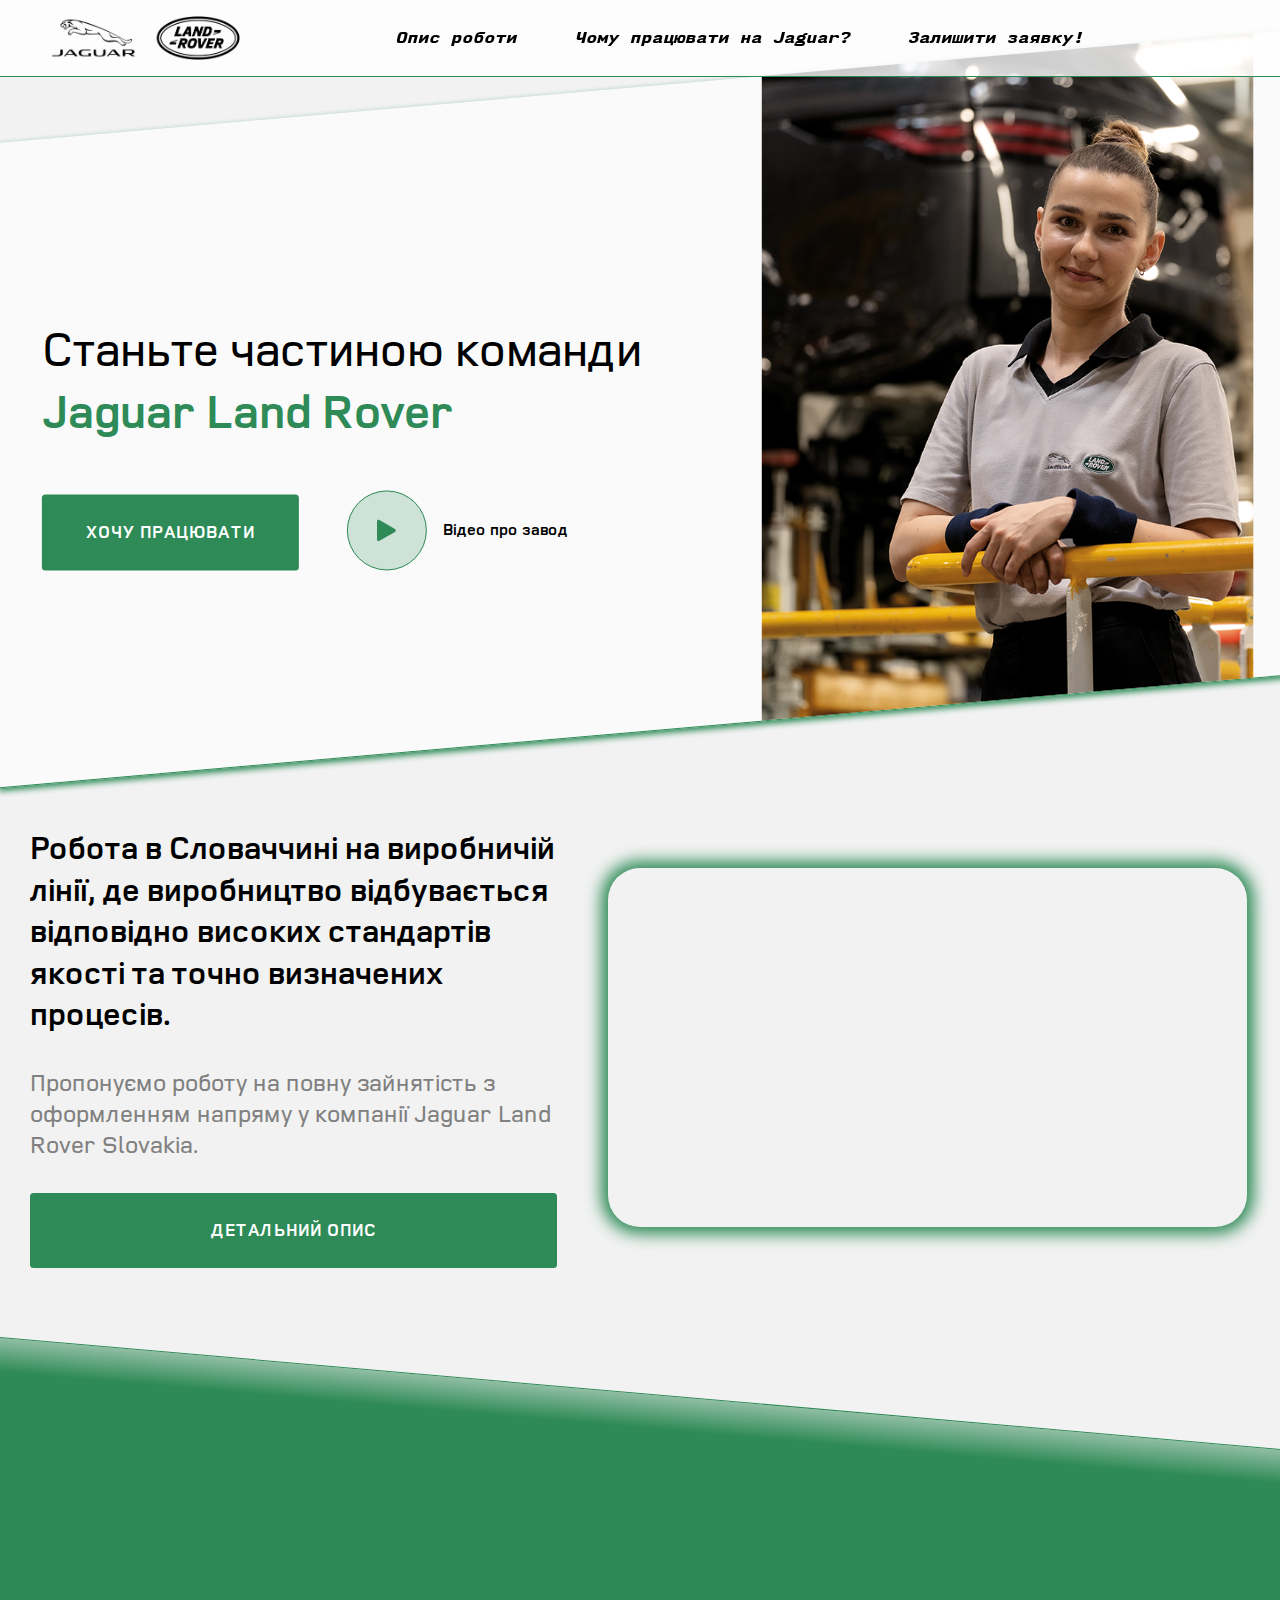
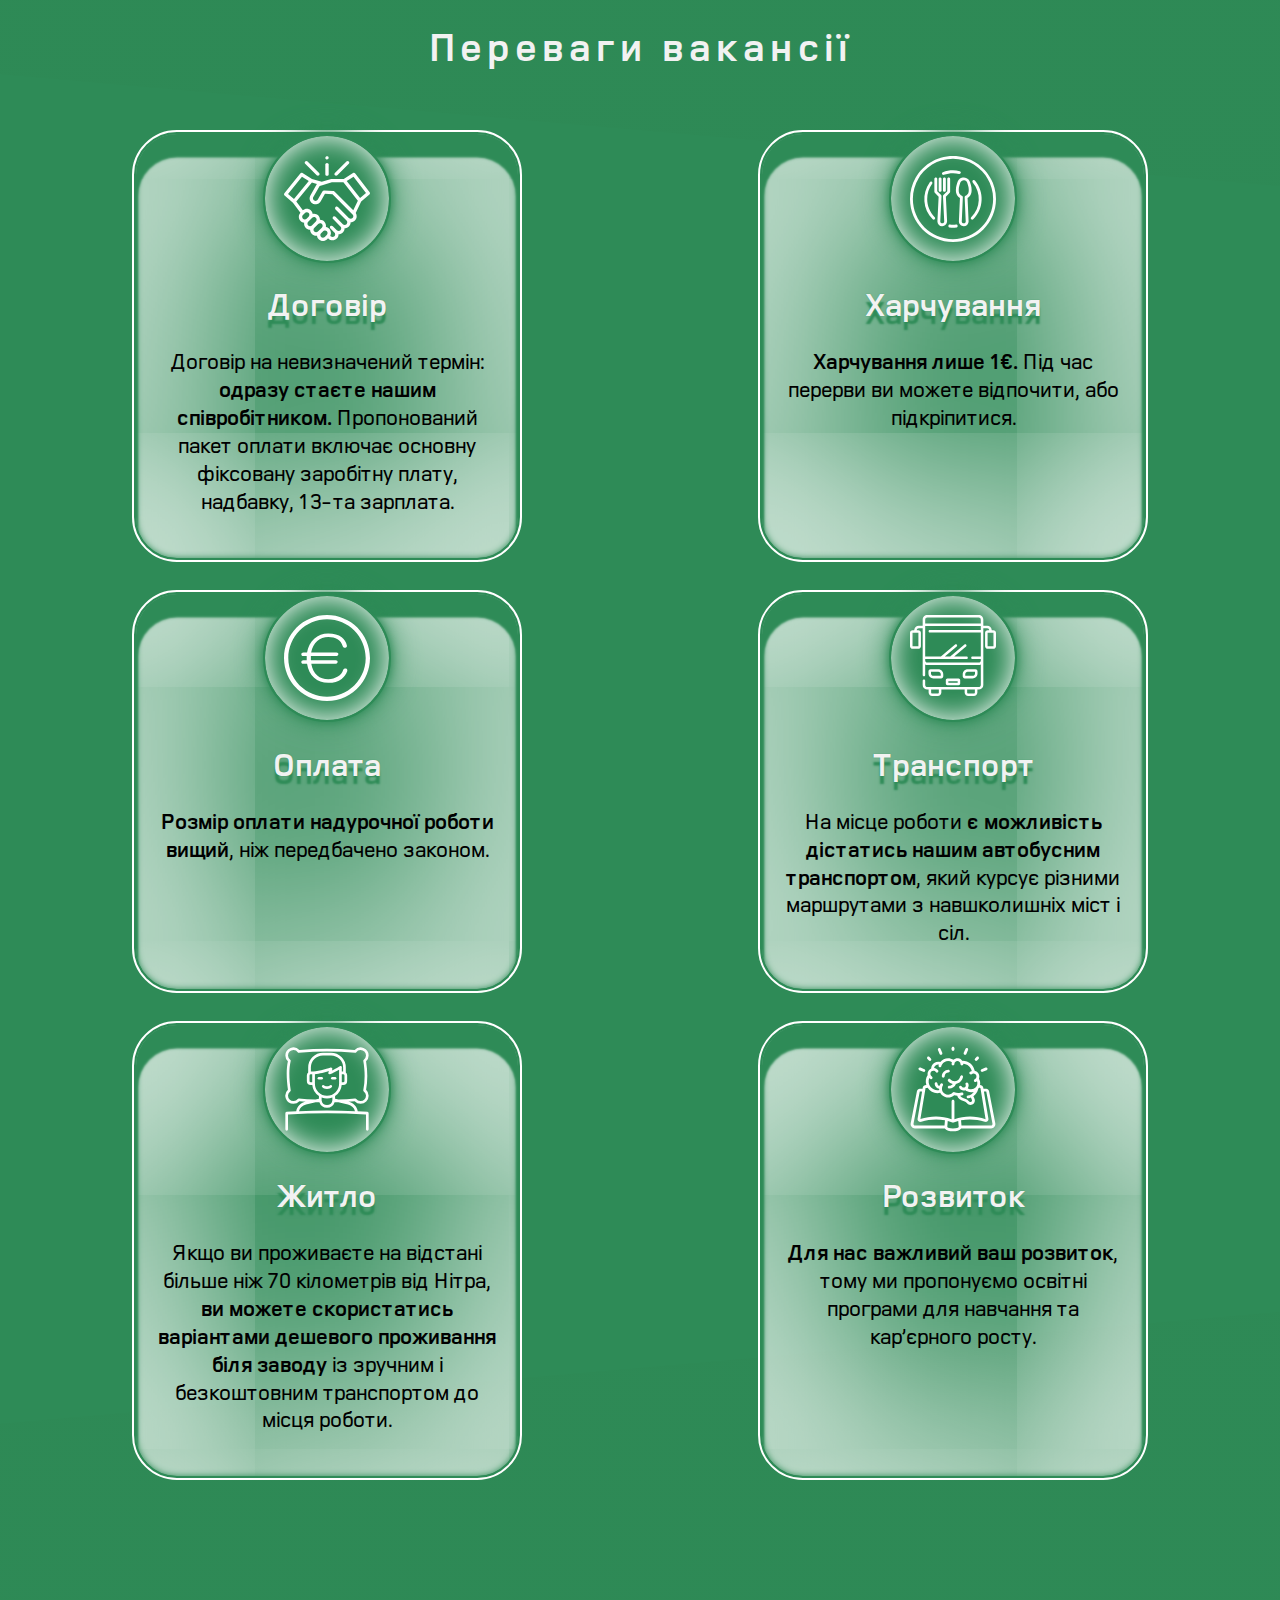
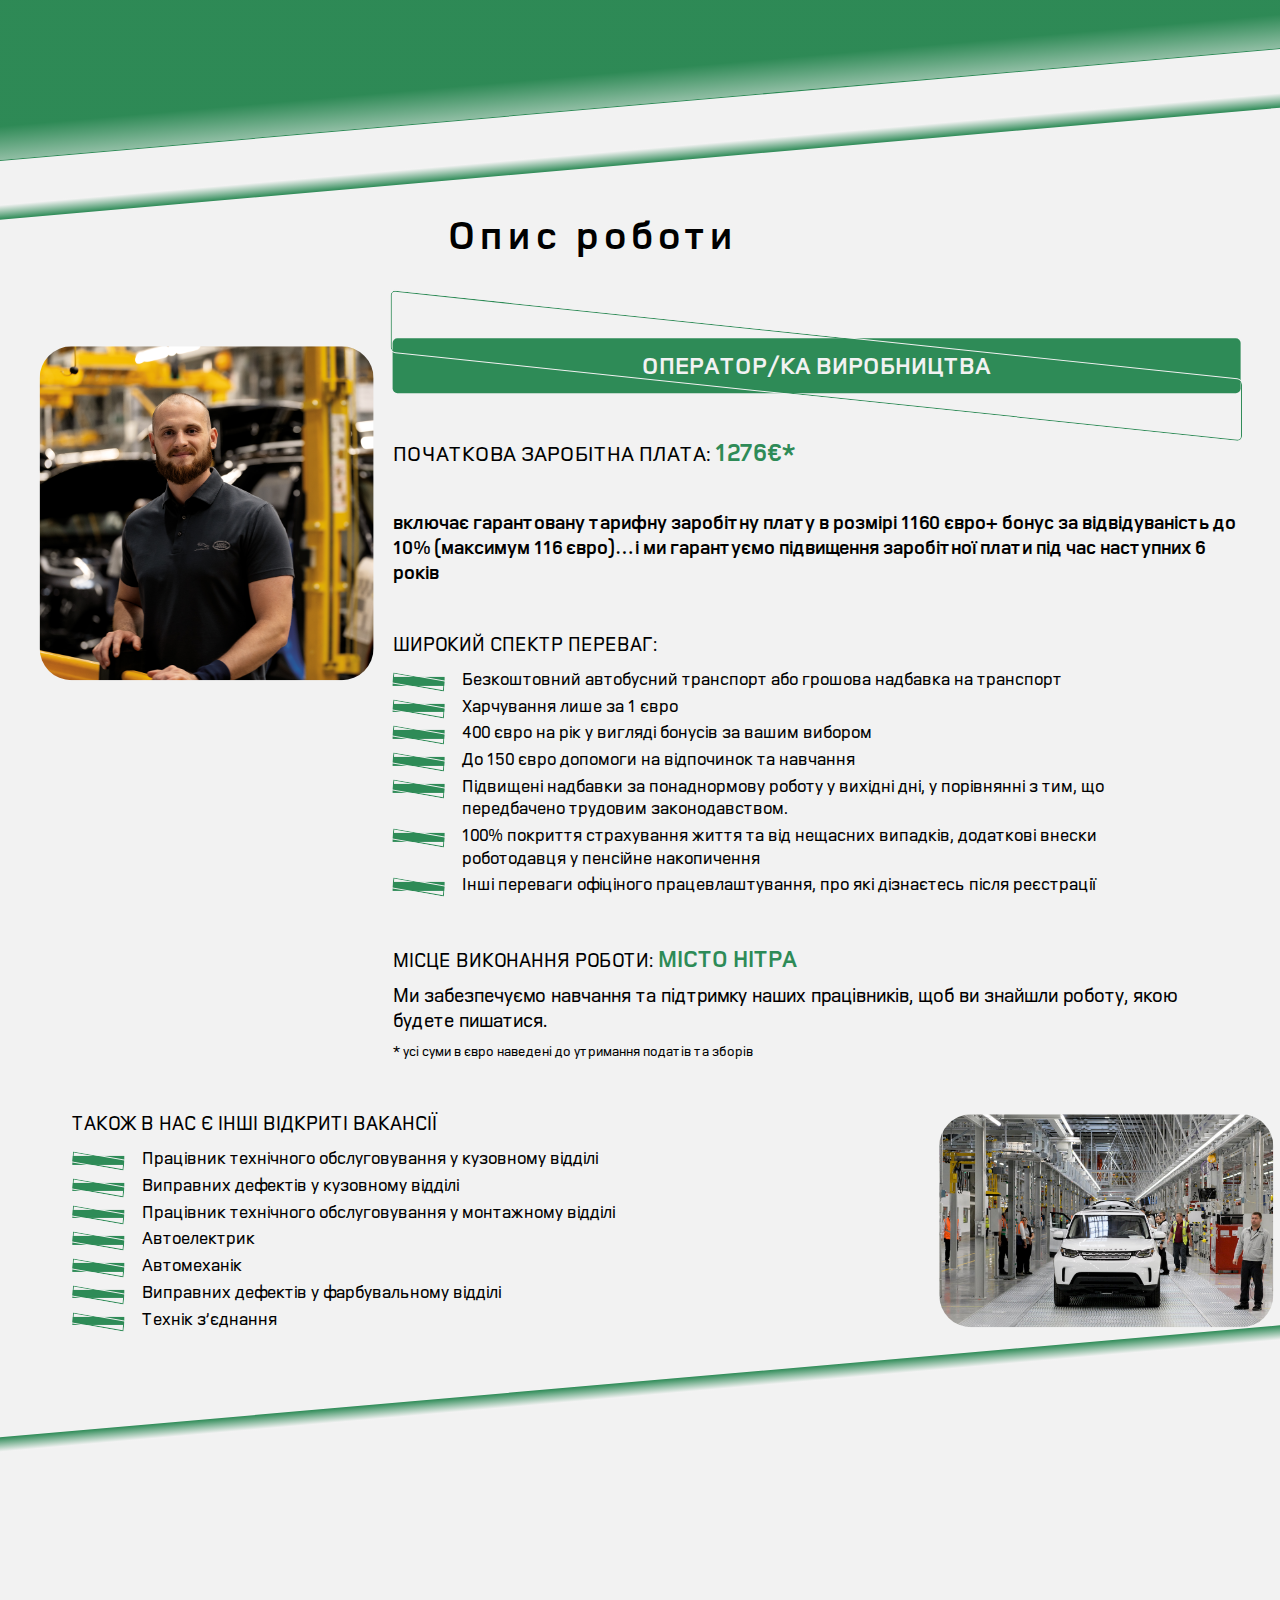
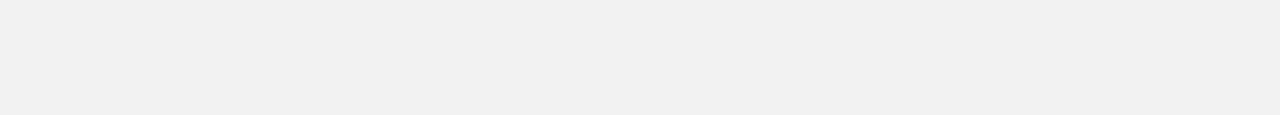
<file: index.html>
<!DOCTYPE html>
<html lang="uk">
<head>
   <meta charset="UTF-8">
   <meta http-equiv="X-UA-Compatible" content="IE=edge">
   <meta name="viewport" content="width=device-width, initial-scale=1.0">
   <link rel="stylesheet" href="css/style.css">
   <title>Lesson_</title>
</head>
<body>
   <div class="wrapper">
      <header class="header">
         <section class="header__container">
            <div class="header__content conten-header">
               <div class="content-header__logo logo-block">
                  <div class="logo-block__image">
                     <img title="На початок сторінки" data-goto=".heading__container" class="link" src="img/logo/cropped-JLR-logo.webp" alt="logo">
                  </div>
               </div>
               <nav class="content-header__nav nav-block">
                  <ul class="nav-block__items">
                     <li class="nav-block__item">
                        <a data-goto=".work__title" href="#" class="nav-block__link link">
                           Опис роботи
                        </a>
                     </li>
                     <li class="nav-block__item">
                        <a data-goto=".benefits__title" href="#" class="nav-block__link link">
                           Чому працювати на Jaguar?
                        </a>
                     </li>
                     <li class="nav-block__item">
                        <a data-goto="" href="#" class="nav-block__link link">
                           Залишити заявку!
                        </a>
                     </li>
                     
                  </ul>
               </nav>
               <div class="content-header__icon">
                  <span></span>
               </div>
            </div>
         </section>
      </header>
      <main class="main">
         <section class="main__heading heading">
            <div class="heading__container">
               <div class="heading__content">
                  <div class="heading__title title-block">
                     <h1>Станьте частиною команди<br><b>Jaguar Land Rover</b></h1>
                  </div>
                  <div class="heading__action action-button">
                     <div class="action-button button-bg">
                        <a href="#" class="button-bg__link link">Хочу працювати
                        </a>
                     </div>
                     <div class="action-button button-play">
                        <a href="https://www.youtube.com/watch?v=NEhsQ5lwHX8" class="button-play__link">
                           <span>Відео про завод
                           </span>
                        </a>
                     </div>
                  </div>
               </div>
               <div class="heading__media">
                  <div class="heading__image">
                     <img src="img/pictures/1.webp" alt="picture">
                  </div>
               </div>
            </div>
         </section>
         <section class="main__video video">
            <div class="video__container">
               <div class="video__text text-block">
                  <p class="text-block__item">Робота в Словаччині на виробничій лінії, де виробництво відбувається відповідно високих стандартів якості та точно
                  визначених процесів.</p>
                  <p class="text-block__item">Пропонуємо роботу на повну зайнятість з оформленням напряму у компанії Jaguar Land Rover Slovakia.</p>
                  <div class="text-block__button button-bg">
                     <a data-goto=".work__title" href="#" class="button-bg__link link">Детальний опис
                     </a>
                  </div>
               </div>
               <div class="video__content">
                  <div class="video__wrap">
                     <iframe width="100%" height="100%" src="https://www.youtube.com/embed/NEhsQ5lwHX8?controls=1" title="YouTube video player" frameborder="0" allow="accelerometer; autoplay; clipboard-write; encrypted-media; gyroscope; picture-in-picture" allowfullscreen></iframe>
                  </div>
               </div>
            </div>
         </section>
         <section class="benefits" id="benefits">
            <div class="benefits__container">
               <div class="benefits__title">
                  <h2>Переваги вакансії</h2>
               </div>
               <div class="benefits__items items-benefits">
                  <div class="items-benefits__bunner bunner">
                     <div class="bunner__icon icon-hand">
                     </div>
                     <div class="bunner__title">Договір
                     </div>
                     <div class="bunner__text">
                        Договір на невизначений термін: <b> одразу стаєте нашим співробітником.</b>
                        Пропонований пакет оплати включає основну фіксовану заробітну плату, надбавку, 13-та зарплата.
                     </div>
                  </div>
                  <div class="items-benefits__bunner bunner">
                     <div class="bunner__icon icon-dish">
                     </div>
                     <div class="bunner__title">
                        Харчування
                     </div>
                     <div class="bunner__text">
                        <b>Харчування лише 1€.</b> Під час перерви ви можете відпочити, або підкріпитися.
                     </div>
                  </div>
                  <div class="items-benefits__bunner bunner">
                     <div class="bunner__icon icon-euro">
                     </div>
                     <div class="bunner__title">Оплата
                     </div>
                     <div class="bunner__text">
                        <b>Розмір оплати надурочної роботи вищий</b>, ніж передбачено законом.
                     </div>
                  </div>
                  <div class="items-benefits__bunner bunner">
                     <div class="bunner__icon icon-bus">
                     </div>
                     <div class="bunner__title">
                        Транспорт
                     </div>
                     <div class="bunner__text">
                        На місце роботи <b>є можливість дістатись нашим автобусним транспортом</b>, який курсує різними маршрутами з навшколишніх міст
                        і сіл.
                     </div>
                  </div>
                  <div class="items-benefits__bunner bunner">
                     <div class="bunner__icon icon-sleep">
                     </div>
                     <div class="bunner__title">Житло
                     </div>
                     <div class="bunner__text">
                        Якщо ви проживаєте на відстані більше ніж 70 кілометрів від Нітра,<b> ви можете скористатись варіантами дешевого проживання
                        біля заводу</b> із зручним і безкоштовним транспортом до місця роботи.
                     </div>
                  </div>
                  <div class="items-benefits__bunner bunner">
                     <div class="bunner__icon icon-book">
                     </div>
                     <div class="bunner__title">
                        Розвиток
                     </div>
                     <div class="bunner__text">
                        <b>Для нас важливий ваш розвиток</b>, тому ми пропонуємо освітні програми для навчання та кар’єрного росту.
                     </div>
                  </div>
               </div>
            </div>
         </section>
         <section class="work">
            <div class="work__container">
               <div class="work__title">
                  <h2>Опис роботи</h2>
               </div>
               <div class="work__content">
                  <div class="work__block">
                     <div class="work__image hide">
                        <img src="img/pictures/2.webp" alt="picture">
                     </div>
                     <div class="work__head head-block">
                        <div class="head-block__title">
                           <h3>ОПЕРАТОР/КА ВИРОБНИЦТВА</h3>
                        </div>
                        <div class="head-block__subtitle">
                           ПОЧАТКОВА ЗАРОБІТНА ПЛАТА: <b>1276€*</b>
                        </div>
                        <div class="head-block__text">
                           <p class="head-block__item-bold">включає гарантовану тарифну заробітну плату в розмірі 1160 євро+ бонус за
                              відвідуваність до 10% (максимум 116 євро)…і ми
                              гарантуємо підвищення заробітної плати під час наступних 6 років</p>
                        </div>
                        <div class="head-block__list list-block">
                           <div class="list-block__title">
                              <h4>ШИРОКИЙ СПЕКТР ПЕРЕВАГ:</h4>
                           </div>
                           <ul class="list-block__items">
                              <li class="list-block__item">
                                 <span>Безкоштовний автобусний транспорт або грошова надбавка на транспорт</span>
                              </li>
                              <li class="list-block__item">
                                 <span>Харчування лише за 1 євро</span>
                              </li>
                              <li class="list-block__item">
                                 <span>400 євро на рік у вигляді бонусів за вашим вибором</span>
                              </li>
                              <li class="list-block__item">
                                 <span>До 150 євро допомоги на відпочинок та навчання</span>
                              </li>
                              <li class="list-block__item">
                                 <span>Підвищені надбавки за понаднормову роботу у вихідні дні, у порівнянні з тим, що передбачено
                                    трудовим законодавством.</span>
                              </li>
                              <li class="list-block__item">
                                 <span>100% покриття страхування життя та від нещасних випадків, додаткові внески роботодавця у пенсійне
                                    накопичення</span>
                              </li>
                              <li class="list-block__item">
                                 <span>Інші переваги офіціного працевлаштування, про які дізнаєтесь після реєстрації</span>
                              </li>
                           </ul>
                        </div>
                        <div class="head-block__text">
                           <div class="head-block__city">МІСЦЕ ВИКОНАННЯ РОБОТИ: <b>МІСТО НІТРА</b></div>
                           <p class="head-block__item">Ми забезпечуємо навчання та підтримку наших працівників, щоб ви знайшли роботу,
                           якою будете пишатися.</p>
                           <p class="head-block__small">* усі суми в євро наведені до утримання податів та зборів</p>
                        </div>
                     </div>
                  </div>
                  <div class="work__block">
                     <div class="work__image">
                        <img src="img/pictures/a86f6cb8-eba3-445c-be76-f1ad46ae2a42.webp" alt="picture">
                     </div>
                     <div class="work__bottom bottom-block">
                        <div class="bottom-block__list list-block">
                           <div class="list-block__title">
                              <h4>ТАКОЖ В НАС Є ІНШІ ВІДКРИТІ ВАКАНСІЇ</h4>
                           </div>
                           <ul class="list-block__items">
                              <li class="list-block__item">
                                 <span>Працівник технічного обслуговування у кузовному відділі</span>
                              </li>
                              <li class="list-block__item">
                                 <span>Виправних дефектів у кузовному відділі</span>
                              </li>
                              <li class="list-block__item">
                                 <span>Працівник технічного обслуговування у монтажному відділі</span>
                              </li>
                              <li class="list-block__item">
                                 <span>Автоелектрик</span>
                              </li>
                              <li class="list-block__item">
                                 <span>Автомеханік</span>
                              </li>
                              <li class="list-block__item">
                                 <span>Виправних дефектів у фарбувальному відділі</span>
                              </li>
                              <li class="list-block__item">
                                 <span>Технік з’єднання</span>
                              </li>
                           </ul>
                        </div>
                     </div>
                  </div>
               </div>
            </div>
         </section>
      </main>
      <footer class="footer"></footer>
   </div>
   <script src="js/script.js"></script>
</body>
</html>
</file>
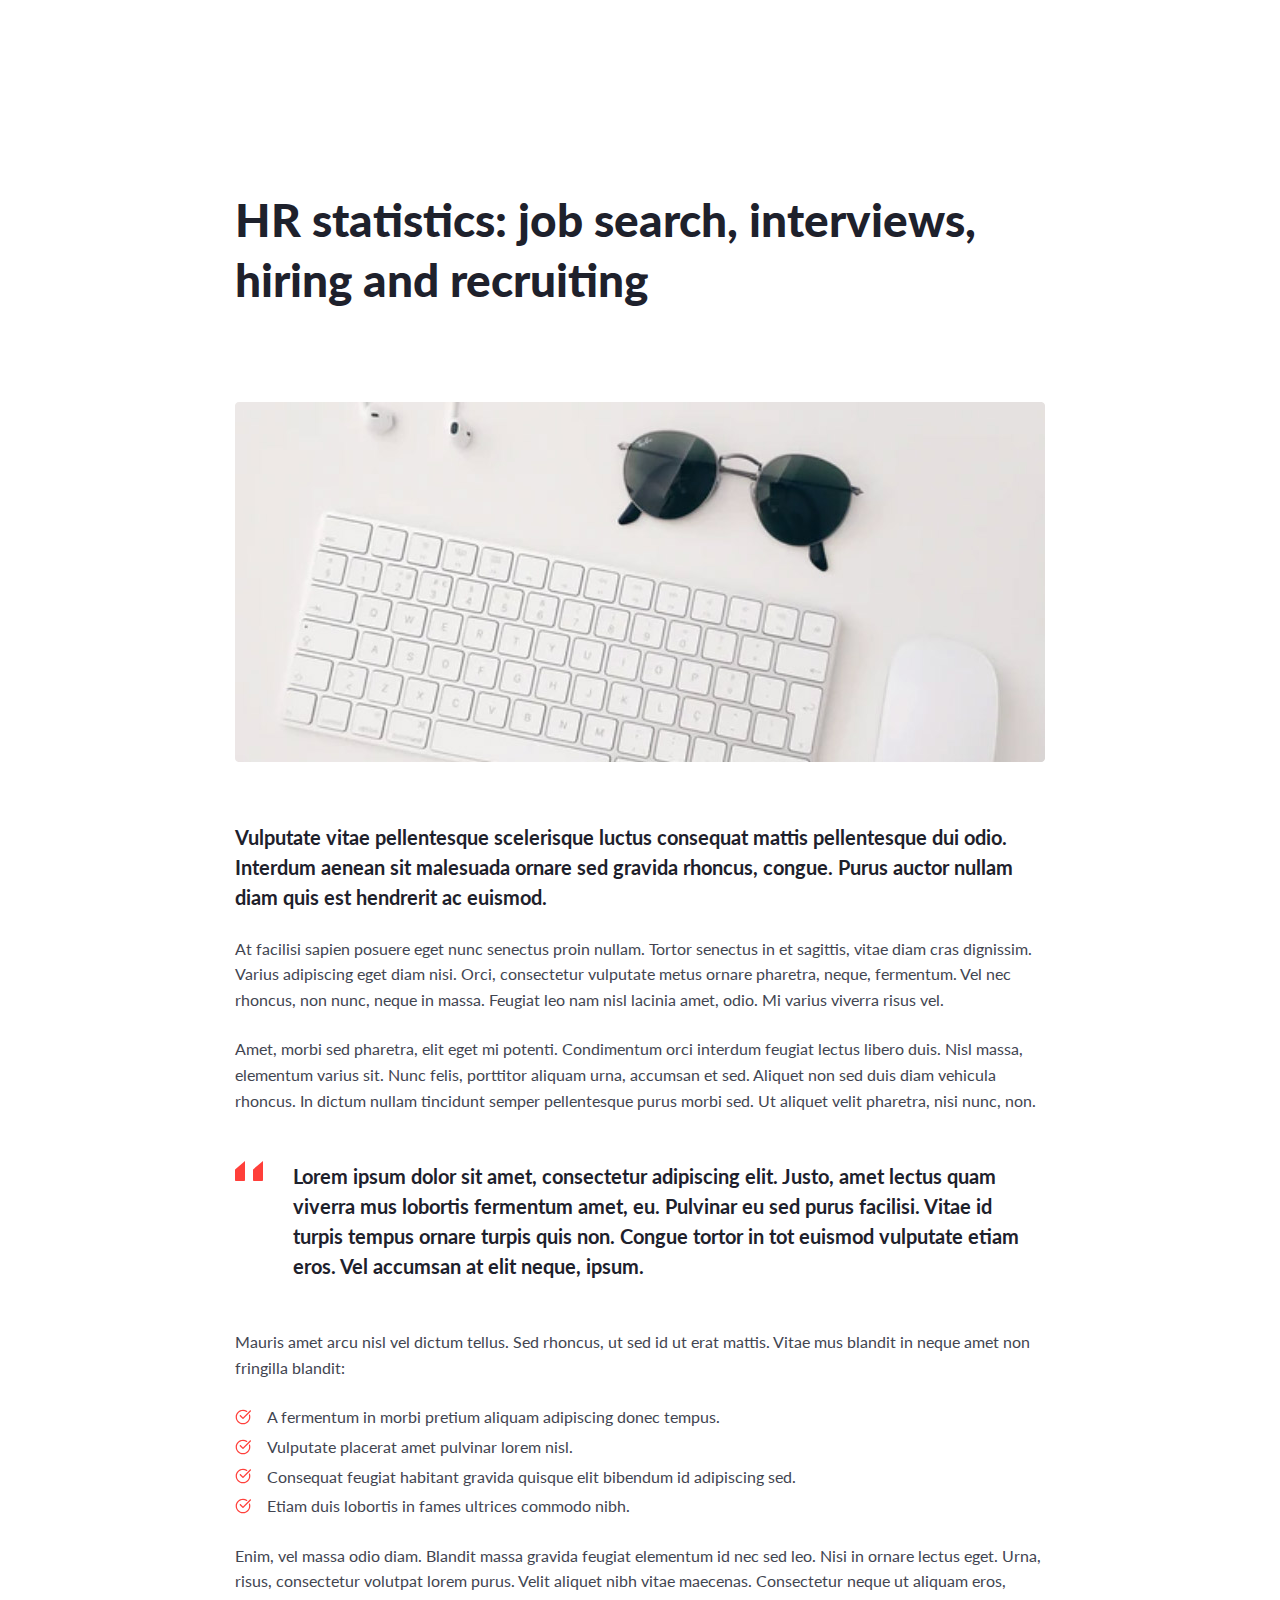
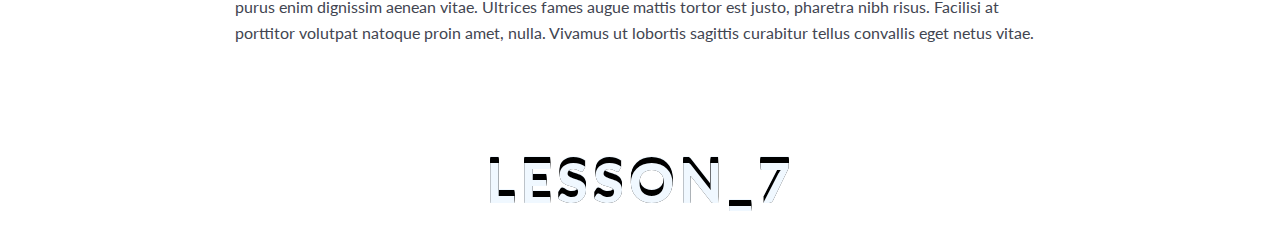
<file: figma.html>
<!DOCTYPE html>
<html lang="en">
<head>
   <meta charset="UTF-8">
   <meta http-equiv="X-UA-Compatible" content="IE=edge">
   <meta name="viewport" content="width=device-width, initial-scale=1.0">
   <link rel="stylesheet" href="css/stylefigma.css">
   <title>Figma</title>
</head>
<body>
   <header class="header">
      <div class="header__wrapper">
         <h1 class="header__title">
            HR statistics: job search, interviews, hiring and recruiting
         </h1>
      </div>
   </header>
   <main class="main">
      <div class="main__wrapper">
         <div class="main__image">
            <img src="img/Figma/image.webp" alt="img"></div>
         <div class="main__content">
            <div class="content__text">
               <p class="nth-1 bold">
                  Vulputate vitae pellentesque scelerisque luctus consequat mattis pellentesque dui odio. Interdum aenean sit malesuada
                  ornare sed gravida rhoncus, congue. Purus auctor nullam diam quis est hendrerit ac euismod.
               </p>
               <p class="nth-2">
                  At facilisi sapien posuere eget nunc senectus proin nullam. Tortor senectus in et sagittis, vitae diam cras dignissim.
                  Varius adipiscing eget diam nisi. Orci, consectetur vulputate metus ornare pharetra, neque, fermentum. Vel nec rhoncus,
                  non nunc, neque in massa. Feugiat leo nam nisl lacinia amet, odio. Mi varius viverra risus vel.
               </p>
               <p class="nth-3">
                  Amet, morbi sed pharetra, elit eget mi potenti. Condimentum orci interdum feugiat lectus libero duis. Nisl massa,
                  elementum varius sit. Nunc felis, porttitor aliquam urna, accumsan et sed. Aliquet non sed duis diam vehicula rhoncus.
                  In dictum nullam tincidunt semper pellentesque purus morbi sed. Ut aliquet velit pharetra, nisi nunc, non.
               </p>
               <p class="nth-4 bold">
                  Lorem ipsum dolor sit amet, consectetur adipiscing elit. Justo, amet lectus quam viverra mus lobortis fermentum amet,
                  eu. Pulvinar eu sed purus facilisi. Vitae id turpis tempus ornare turpis quis non. Congue tortor in tot euismod
                  vulputate etiam eros. Vel accumsan at elit neque, ipsum.
               </p>
               <p class="nth-5">
                  Mauris amet arcu nisl vel dictum tellus. Sed rhoncus, ut sed id ut erat mattis. Vitae mus blandit in neque amet non
                  fringilla blandit:
               </p>
               <ul class="content__list">
                  <li class="list__item">
                     <p class="item-1">
                        A fermentum in morbi pretium aliquam adipiscing donec tempus.
                     </p>
                  </li>
                  <li class="list__item">
                     <p class="item-2">
                        Vulputate placerat amet pulvinar lorem nisl.
                     </p>
                  </li>
                  <li class="list__item">
                     <p class="item-3">
                        Consequat feugiat habitant gravida quisque elit bibendum id adipiscing sed.
                     </p>
                  </li>
                  <li class="list__item">
                     <p class="item-4">
                        Etiam duis lobortis in fames ultrices commodo nibh.
                     </p>
                  </li>
               </ul>
               <p class="nth-6">
                  Enim, vel massa odio diam. Blandit massa gravida feugiat elementum id nec sed leo. Nisi in ornare lectus eget. Urna,
                  risus, consectetur volutpat lorem purus. Velit aliquet nibh vitae maecenas. Consectetur neque ut aliquam eros, purus
                  enim dignissim aenean vitae. Ultrices fames augue mattis tortor est justo, pharetra nibh risus. Facilisi at porttitor
                  volutpat natoque proin amet, nulla. Vivamus ut lobortis sagittis curabitur tellus convallis eget netus vitae.
               </p>
            </div>
         </div>
      </div>
   </main>
   <footer class="footer">
      <div class="footer__wrapper">
         <div class="button">
            <a href="index.html" class="link">lesson_7</a>
         </div>
      </div>
   </footer>
</body>
</html>
</file>
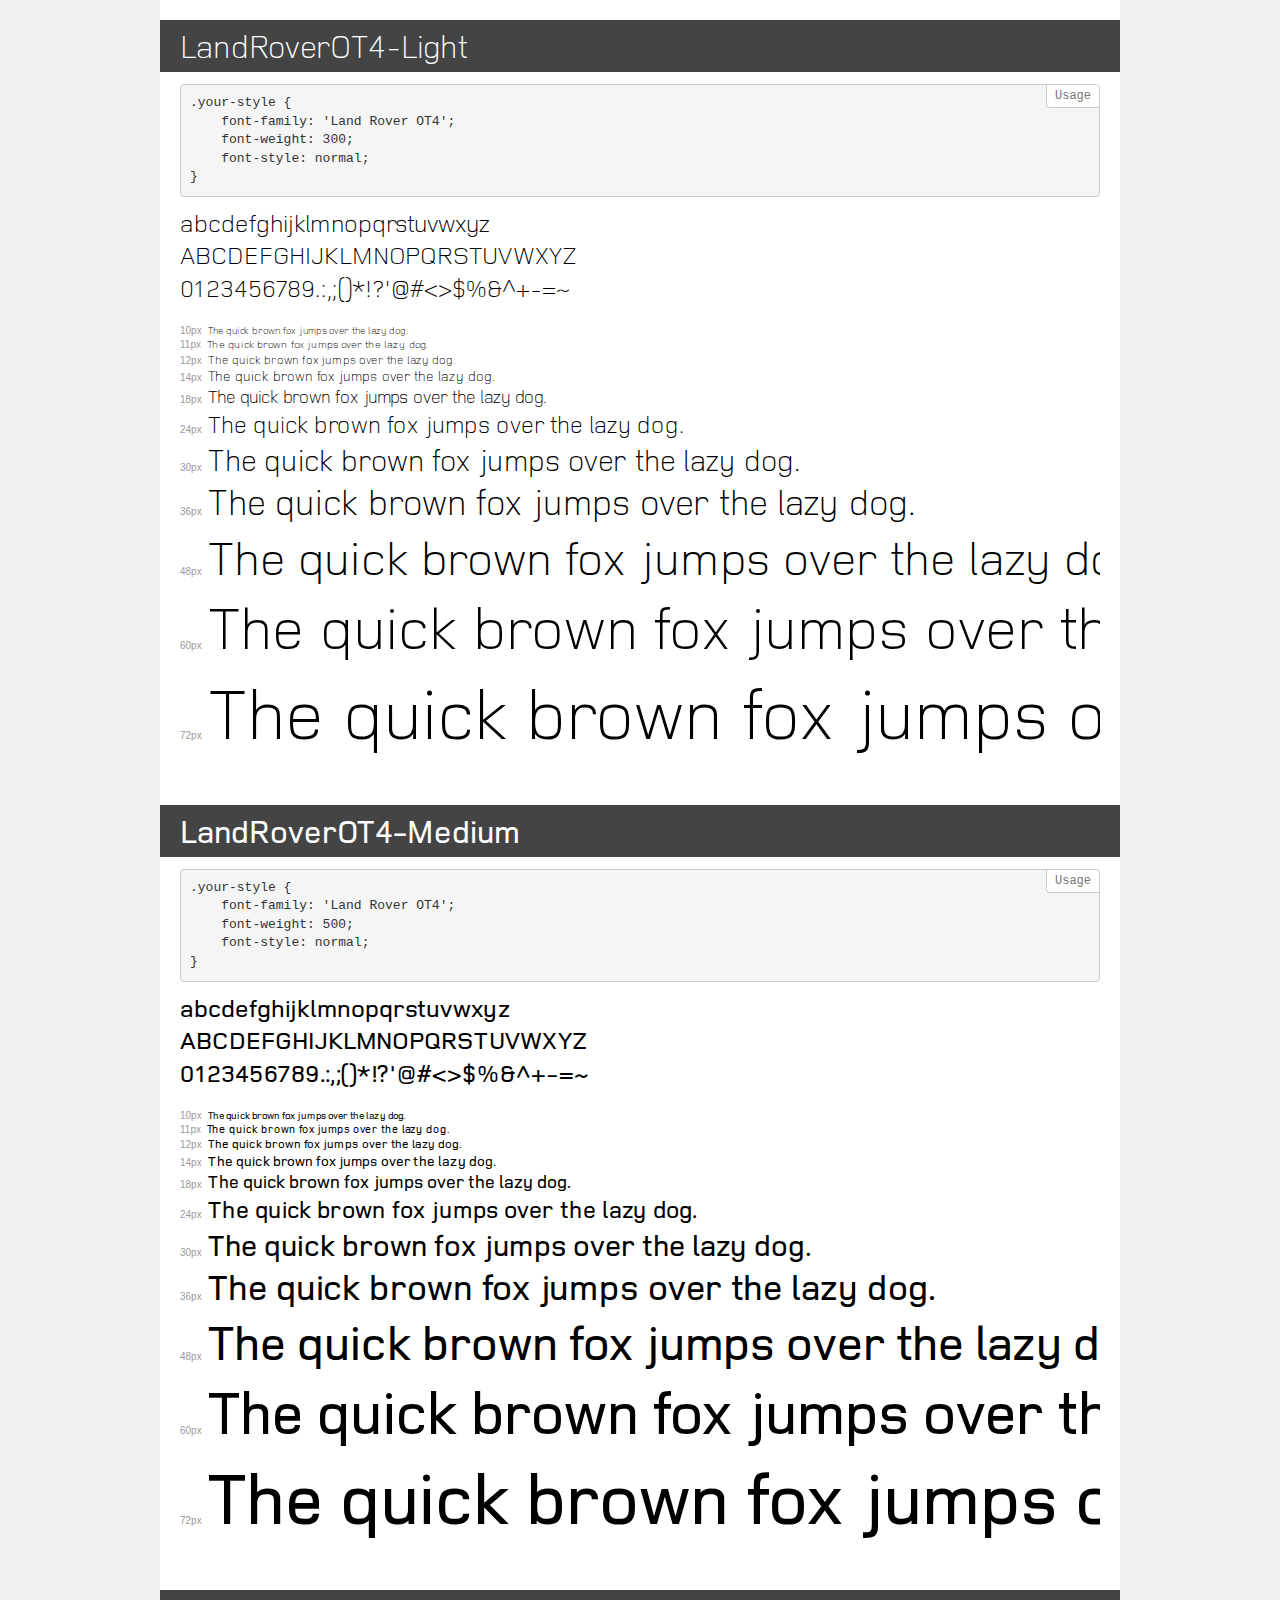
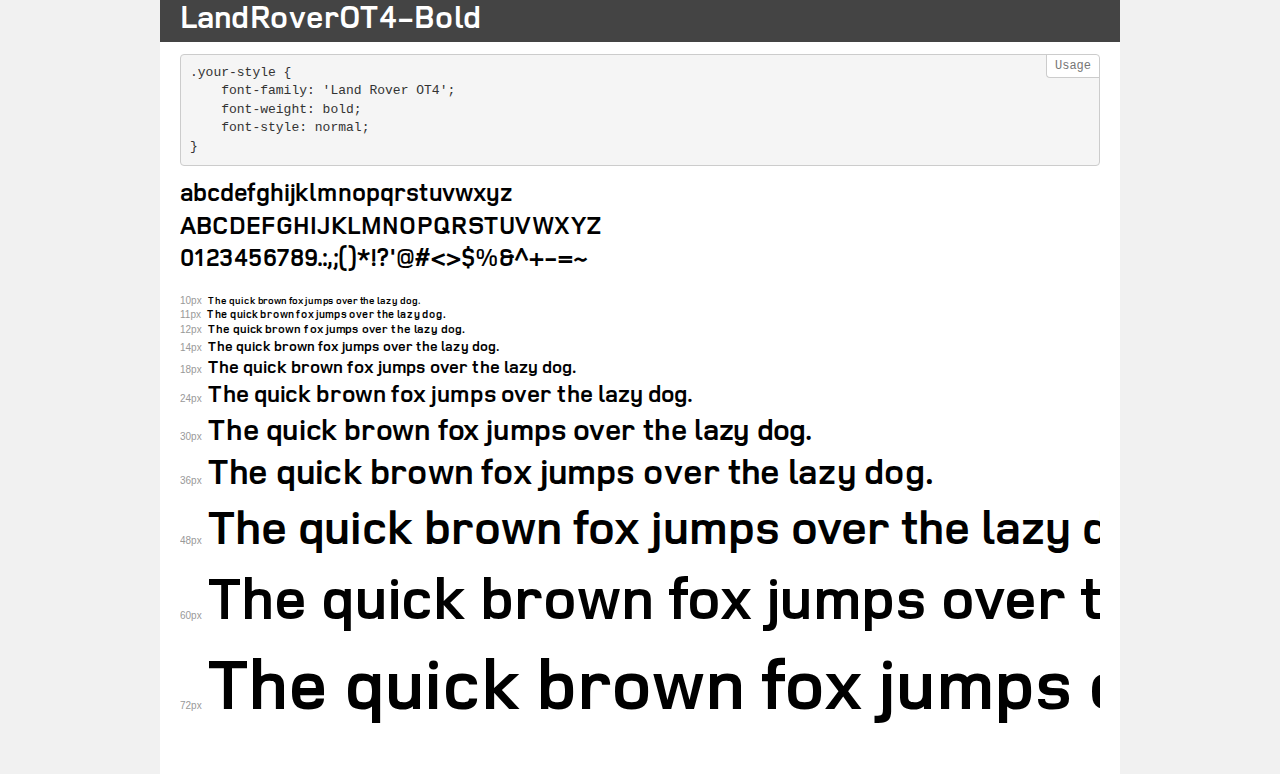
<file: fonts/font/demo.html>
<!DOCTYPE html>
<html>
<head>
    <meta charset="utf-8">
    <meta http-equiv="X-UA-Compatible" content="IE=edge">
    <meta name="viewport" content="width=device-width, initial-scale=1">
    <meta name="robots" content="noindex, noarchive">
    <meta name="format-detection" content="telephone=no">
    <title>Transfonter demo</title>
    <link href="stylesheet.css" rel="stylesheet">
    <style>
        /*
        http://meyerweb.com/eric/tools/css/reset/
        v2.0 | 20110126
        License: none (public domain)
        */
        html, body, div, span, applet, object, iframe,
        h1, h2, h3, h4, h5, h6, p, blockquote, pre,
        a, abbr, acronym, address, big, cite, code,
        del, dfn, em, img, ins, kbd, q, s, samp,
        small, strike, strong, sub, sup, tt, var,
        b, u, i, center,
        dl, dt, dd, ol, ul, li,
        fieldset, form, label, legend,
        table, caption, tbody, tfoot, thead, tr, th, td,
        article, aside, canvas, details, embed,
        figure, figcaption, footer, header, hgroup,
        menu, nav, output, ruby, section, summary,
        time, mark, audio, video {
            margin: 0;
            padding: 0;
            border: 0;
            font-size: 100%;
            font: inherit;
            vertical-align: baseline;
        }
        /* HTML5 display-role reset for older browsers */
        article, aside, details, figcaption, figure,
        footer, header, hgroup, menu, nav, section {
            display: block;
        }
        body {
            line-height: 1;
        }
        ol, ul {
            list-style: none;
        }
        blockquote, q {
            quotes: none;
        }
        blockquote:before, blockquote:after,
        q:before, q:after {
            content: '';
            content: none;
        }
        table {
            border-collapse: collapse;
            border-spacing: 0;
        }
        /* common styles */
        body {
            background: #f1f1f1;
            color: #000;
        }
        .page {
            background: #fff;
            width: 920px;
            margin: 0 auto;
            padding: 20px 20px 0 20px;
            overflow: hidden;
        }
        .font-container {
            overflow-x: auto;
            overflow-y: hidden;
            margin-bottom: 40px;
            line-height: 1.3;
            white-space: nowrap;
            padding-bottom: 5px;
        }
        h1 {
            position: relative;
            background: #444;
            font-size: 32px;
            color: #fff;
            padding: 10px 20px;
            margin: 0 -20px 12px -20px;
        }
        .letters {
            font-size: 25px;
            margin-bottom: 20px;
        }
        .s10:before {
            content: '10px';
        }
        .s11:before {
            content: '11px';
        }
        .s12:before {
            content: '12px';
        }
        .s14:before {
            content: '14px';
        }
        .s18:before {
            content: '18px';
        }
        .s24:before {
            content: '24px';
        }
        .s30:before {
            content: '30px';
        }
        .s36:before {
            content: '36px';
        }
        .s48:before {
            content: '48px';
        }
        .s60:before {
            content: '60px';
        }
        .s72:before {
            content: '72px';
        }
        .s10:before, .s11:before, .s12:before, .s14:before,
        .s18:before, .s24:before, .s30:before, .s36:before,
        .s48:before, .s60:before, .s72:before {
            font-family: Arial, sans-serif;
            font-size: 10px;
            font-weight: normal;
            font-style: normal;
            color: #999;
            padding-right: 6px;
        }
        pre {
            display: block;
            position: relative;
            padding: 9px;
            margin: 0 0 10px;
            font-family: Monaco, Menlo, Consolas, "Courier New", monospace !important;
            font-size: 13px;
            line-height: 1.428571429;
            color: #333;
            font-weight: normal !important;
            font-style: normal !important;
            background-color: #f5f5f5;
            border: 1px solid #ccc;
            overflow-x: auto;
            border-radius: 4px;
        }
        pre:after {
            display: block;
            position: absolute;
            right: 0;
            top: 0;
            content: 'Usage';
            line-height: 1;
            padding: 5px 8px;
            font-size: 12px;
            color: #767676;
            background-color: #fff;
            border: 1px solid #ccc;
            border-right: none;
            border-top: none;
            border-radius: 0 4px 0 4px;
            z-index: 10;
        }
        /* responsive */
        @media (max-width: 959px) {
            .page {
                width: auto;
                margin: 0;
            }
        }
    </style>
</head>
<body>
<div class="page">
    <div class="demo" style="font-family: 'Land Rover OT4'; font-weight: 300; font-style: normal;">
        <h1>LandRoverOT4-Light</h1>
        <pre>.your-style {
    font-family: 'Land Rover OT4';
    font-weight: 300;
    font-style: normal;
}</pre>
        <div class="font-container">
            <p class="letters">
                abcdefghijklmnopqrstuvwxyz<br>
ABCDEFGHIJKLMNOPQRSTUVWXYZ<br>
                0123456789.:,;()*!?'@#<>$%&^+-=~
            </p>
            <p class="s10" style="font-size: 10px;">The quick brown fox jumps over the lazy dog.</p>
            <p class="s11" style="font-size: 11px;">The quick brown fox jumps over the lazy dog.</p>
            <p class="s12" style="font-size: 12px;">The quick brown fox jumps over the lazy dog.</p>
            <p class="s14" style="font-size: 14px;">The quick brown fox jumps over the lazy dog.</p>
            <p class="s18" style="font-size: 18px;">The quick brown fox jumps over the lazy dog.</p>
            <p class="s24" style="font-size: 24px;">The quick brown fox jumps over the lazy dog.</p>
            <p class="s30" style="font-size: 30px;">The quick brown fox jumps over the lazy dog.</p>
            <p class="s36" style="font-size: 36px;">The quick brown fox jumps over the lazy dog.</p>
            <p class="s48" style="font-size: 48px;">The quick brown fox jumps over the lazy dog.</p>
            <p class="s60" style="font-size: 60px;">The quick brown fox jumps over the lazy dog.</p>
            <p class="s72" style="font-size: 72px;">The quick brown fox jumps over the lazy dog.</p>
        </div>
    </div>
    <div class="demo" style="font-family: 'Land Rover OT4'; font-weight: 500; font-style: normal;">
        <h1>LandRoverOT4-Medium</h1>
        <pre>.your-style {
    font-family: 'Land Rover OT4';
    font-weight: 500;
    font-style: normal;
}</pre>
        <div class="font-container">
            <p class="letters">
                abcdefghijklmnopqrstuvwxyz<br>
ABCDEFGHIJKLMNOPQRSTUVWXYZ<br>
                0123456789.:,;()*!?'@#<>$%&^+-=~
            </p>
            <p class="s10" style="font-size: 10px;">The quick brown fox jumps over the lazy dog.</p>
            <p class="s11" style="font-size: 11px;">The quick brown fox jumps over the lazy dog.</p>
            <p class="s12" style="font-size: 12px;">The quick brown fox jumps over the lazy dog.</p>
            <p class="s14" style="font-size: 14px;">The quick brown fox jumps over the lazy dog.</p>
            <p class="s18" style="font-size: 18px;">The quick brown fox jumps over the lazy dog.</p>
            <p class="s24" style="font-size: 24px;">The quick brown fox jumps over the lazy dog.</p>
            <p class="s30" style="font-size: 30px;">The quick brown fox jumps over the lazy dog.</p>
            <p class="s36" style="font-size: 36px;">The quick brown fox jumps over the lazy dog.</p>
            <p class="s48" style="font-size: 48px;">The quick brown fox jumps over the lazy dog.</p>
            <p class="s60" style="font-size: 60px;">The quick brown fox jumps over the lazy dog.</p>
            <p class="s72" style="font-size: 72px;">The quick brown fox jumps over the lazy dog.</p>
        </div>
    </div>
    <div class="demo" style="font-family: 'Land Rover OT4'; font-weight: bold; font-style: normal;">
        <h1>LandRoverOT4-Bold</h1>
        <pre>.your-style {
    font-family: 'Land Rover OT4';
    font-weight: bold;
    font-style: normal;
}</pre>
        <div class="font-container">
            <p class="letters">
                abcdefghijklmnopqrstuvwxyz<br>
ABCDEFGHIJKLMNOPQRSTUVWXYZ<br>
                0123456789.:,;()*!?'@#<>$%&^+-=~
            </p>
            <p class="s10" style="font-size: 10px;">The quick brown fox jumps over the lazy dog.</p>
            <p class="s11" style="font-size: 11px;">The quick brown fox jumps over the lazy dog.</p>
            <p class="s12" style="font-size: 12px;">The quick brown fox jumps over the lazy dog.</p>
            <p class="s14" style="font-size: 14px;">The quick brown fox jumps over the lazy dog.</p>
            <p class="s18" style="font-size: 18px;">The quick brown fox jumps over the lazy dog.</p>
            <p class="s24" style="font-size: 24px;">The quick brown fox jumps over the lazy dog.</p>
            <p class="s30" style="font-size: 30px;">The quick brown fox jumps over the lazy dog.</p>
            <p class="s36" style="font-size: 36px;">The quick brown fox jumps over the lazy dog.</p>
            <p class="s48" style="font-size: 48px;">The quick brown fox jumps over the lazy dog.</p>
            <p class="s60" style="font-size: 60px;">The quick brown fox jumps over the lazy dog.</p>
            <p class="s72" style="font-size: 72px;">The quick brown fox jumps over the lazy dog.</p>
        </div>
    </div>
</div>
</body>
</html>
</file>
<file: css/style.css>
@import url(null.css);

@font-face { 
   font-family: "rover";
   src: 
      url("../fonts/land-rover/nk57-monospace-se-eb-it.woff2") format(woff2), 
      url("../fonts/land-rover/nk57-monospace-se-eb-it.woff") format(woff);
   font-display: swap;
   font-weight: 400;
   font-style: normal;
}

@font-face {
   font-family: "land";
   src:
      url('../fonts/land-rover/LandRoverOT4-Light.woff2') format('woff2'),
      url('../fonts/land-rover/LandRoverOT4-Light.woff') format('woff');
   font-weight: 300;
   font-style: normal;
}

@font-face {
   font-family: "land";
   src:
      url('../fonts/land-rover/LandRoverOT4-Medium.woff2') format('woff2'),
      url('../fonts/land-rover/LandRoverOT4-Medium.woff') format('woff');
   font-weight: 500;
   font-style: normal;
}

@font-face {
   font-family: "land";
   src:
      url('../fonts/land-rover/LandRoverOT4-Bold.woff2') format('woff2'),
      url('../fonts/land-rover/LandRoverOT4-Bold.woff') format('woff');
   font-weight: 700;
   font-style: normal;
}

body{
   font-weight: 500;
   font-style: normal;
   font-family: land;
   font-size: 1rem;
   line-height: 1.3;
   position: relative;
   background-color: hsla(0, 0%, 95%, 1);
}

body._lock {
   overflow: hidden;
}


.wrapper{
   overflow: hidden;
   min-height: 100%;
   position: relative;
   display: flex;
   flex-direction: column;
}

.wrapper > main{
   flex-grow: 1;
}

[class*="__container"]{
   max-width: 1290px;
   padding-left: 1.875em;
   padding-right: 1.875em;
   margin: 0 auto;
}

.header {
   position: fixed;
   top: 0;
   left: 0;
   /* left: 50%; */
   width: 100%;
   /* height: 10em; */
   /* max-width: 2000px; */
   padding: 1em;
   z-index: 99;
   border-bottom: 1px solid #2E8B57;
   background-color: rgba(255, 255, 255, 0.8);
   /* transform: translateX(-50%); */
}


.header__container {
   max-width: 100%;
}

.header__content {
}

.conten-header {
   display: flex;
   justify-content: space-between;
   align-items: center;
   row-gap: 2em;
   column-gap: 2em;
}

.content-header__logo {
   z-index: 1;
}

.logo-block {}

.logo-block__image {
   max-width: 12.5em;
   cursor: pointer;
}

.logo-block__image img{
   max-width: 100%;
}

.content-header__icon._active span{
   transform: scale(0) translate(0, -50%);
}

.content-header__icon._active::before{
   top: 50%;
   transform: rotate(-45deg) translate(0, -50%);
}

.content-header__icon._active::after {
   bottom: 50%;
   transform: rotate(45deg) translate(0, 50%);
}

.content-header__nav {
}

.nav-block {
   font-family: rover;
}

.nav-block__items {
   display: none;
   /* display: flex; */
   /* align-items: center; */
   flex-wrap: wrap;
   row-gap: 0.5em;
   column-gap: 2em;
   font-size: 0.9em;
   padding: 0.25em 0;
   flex-grow: 1;
}

.nav-block__item:hover{
   color: #2E8B57;
}

.nav-block__item:hover a::after,
.nav-block__item:hover a::before{
   transform: scale(1);
}

.nav-block__item {
   padding: 0 1em;
   transition: color 0.3s ease-in-out;
   position: relative;
}

.nav-block__item a{
   display: flex;
   flex-direction: column;
   gap: 0.5em;
}

.nav-block__item a::after,
.nav-block__item a::before{
   content: '';
   width: 100%;
   height: 0.125em;
   background-color: #2E8B57;
   transition: transform 0.3s linear;
   transform: scale(0);
}

.nav-block__item:not(:last-child) a::before,
.nav-block__item:not(:last-child) a::after,
.nav-block__item:not(:first-child) a::before,
.nav-block__item:not(:first-child) a::after{
   transform-origin: center;
}

.nav-block__item:first-child a::before,
.nav-block__item:first-child a::after{
   transform-origin: left;
}

.nav-block__item:last-child a::before,
.nav-block__item:last-child a::after {
   transform-origin: right;
}

.nav-block__link {}

.main__heading {
   /* align-self: center; */
   transform: rotate(-5deg);
   border-bottom: 1px solid #2E8B57;
   box-shadow: 0 3px 6px 0 #2E8B57;
   background-color: hsl(0, 0%, 98%);
}

.heading__container{
   margin-top: 5.5em;
   overflow: hidden;
   display: flex;
   align-items: center;
   justify-content: space-between;
}

.heading {
   margin: 0 -2em;
   position: relative;
}

.heading::before {
   display: none;
   content: '';
   width: 100%;
   height: 100%;
   top: 0;
   right: 0;
   background: url(../img/pictures/1.webp) 50% 20% / cover no-repeat;
   /* z-index: 99; */
   position: absolute;
   opacity: 0.2;
}

.heading__content {
   flex: 0 1 46.125em;
   max-width: 46.125em;
   padding-right: 1em;
   padding-left: 1em;
   display: flex;
   flex-direction: column;
   gap: 3em;
   transform: rotate(5deg);
}

.title-block{
   font-weight: 500;
   font-size: 3em;
   padding-top: 1em;
}

.title-block b{
   color: #2E8B57;
}

.heading__action{
   display: flex;
   column-gap: 3em;
   row-gap: 2em;
   align-items: center;
   flex-wrap: wrap;
   padding-bottom: 1em;
}

.button-bg{
   padding: 1.5em 2.5em;
   background-color: #2E8B57;
   border-radius: 0.2em;
   font-weight: 700;
   color: #fff;
   text-transform: uppercase;
   letter-spacing: 0.06em;
   cursor: pointer;
   transition: all 0.3s ease-in-out;
   display: flex;
   justify-content: center;
   align-items: center;
   font-size: 1.1em;
   max-width: 35em;
}

.button-bg:hover{
   background-color: transparent;
   outline: 1px solid #2E8B57;
   color: #2E8B57;
}

.button-play__link span{
   display: flex;
   flex-direction: column;
}

.button-play__link span::after,
.button-play__link span::before{
   content: '';
   width: 100%;
   height: 0.125em;
   background-color: #2E8B57;
   transition: transform 0.3s linear;
   transform: scaleX(0);
}

.button-play__link span::after{
   transform-origin: right;
}

.button-play__link span::before{
   transform-origin: left;
}

.button-play:hover .button-play__link span::after{
   transform: scaleX(1);
   transform-origin: left;
}

.button-play:hover .button-play__link span::before {
   transform: scaleX(1) translateY(-50%);
   transform-origin: right;
}

.button-play:hover{
   color: #2E8B57;
}

.button-play__link{
   font-weight: 700;
	display: inline-flex;
	align-items: center;
	gap: 1em;
	position: relative;
   transition: all 0.3s linear;
}

.button-play__link::before{
   content: "";
   flex: 0 0 5em;
   width: 5em;
   height: 5em;
   border-radius: 50%;
   background: hsla(146, 50%, 36%, 0.1) url('../img/icons/play.svg') center / auto 1.5em no-repeat;
   left: 0;
   top: 0;
   border: 1px solid #2E8B57;
}

.button-play__link::after{
   content: "";
   position: absolute;
   left: 0;
   width: 5em;
   height: 5em;
   border-radius: 50%;
   background: #2E8B57;
   opacity: 0.12;
   transform: scale(1);
}

.button-play:hover .button-play__link::after{
   animation: play-circle 1s infinite ease;
}

@keyframes play-circle {
   0%{
      transform: scale(1);
   }
   100%{
      opacity: 0;
      transform: scale(1.5);
   }
}

.heading__media {
   flex: 0 1 30.75em;
   max-width: 30.75em;
   transform: rotate(5deg);
   margin: -3em 0;
}

.heading__image {
   position: relative;
   padding-bottom: 150%;
   border-radius: 1em;
   overflow: hidden;
}

.heading__image img{
   position: absolute;
   top: 0;
   right: 0;
   width: 100%;
   height: 100%;
   object-fit: cover;
}


.main__video {}

.video {
   padding: 6em 0 15em 0;
   margin-bottom: 10em;
}

.video__container {
   display: flex;
   row-gap: 2em;
   column-gap: 3em;
}

.video__text {
   display: flex;
   flex-direction: column;
   flex: 1 1 45%;
   row-gap: 2em;
   /* padding: 0 2em; */
   font-weight: 700;
}

.text-block {}

.text-block__item {
   font-size: 2em;
}

.text-block__item:not(:first-child){
   font-weight: 500;
   color: hsl(0, 0%, 50%);
   font-size: 1.5em;
}

.text-block__button {}

.button-bg {}

.button-bg__link {}

.video__content{
   flex: 1 1 55%;
   padding: 0.2em;
}

.video__wrap {
   position: relative;
   padding-bottom: 56.25%;
   height: 0;
   border-radius: 2em;
   overflow: hidden;
   box-shadow: 0 0 1em 0.4em #2E8B57;
}

.video__wrap iframe{
   position: absolute;
   top: 0;
   left: 0;
}

.benefits {
   /* margin-bottom: 200px; */
   background-color: #2E8B57;
   position: relative;
   padding: 2em 0;
}

.benefits::before,
.benefits::after {
   content: '';
   width: 110%;
   height: 21em;
   position: absolute;
   left: 50%;
   transform-origin: left;
   z-index: 1;
}

.benefits::after {
   transform:translateX(-50%) rotate(-5deg);
   background:
      linear-gradient(0deg,
         hsl(0, 0%, 95%) -10%,
         hsl(146, 50%, 36%) 10%);
   bottom: -21em;
   border-bottom: 1px solid #2E8B57;
}

.benefits::before {
   transform:translateX(-50%) rotate(5deg);
   background:
      linear-gradient(180deg,
         hsl(0, 0%, 95%) -10%,
         hsl(146, 50%, 36%) 10%);
   top: -21em;
   border-top: 1px solid #2E8B57;
}

.benefits__container {
   position: relative;
   z-index: 2;
   margin: -5em auto;
}

/* .benefits__container::before,
.benefits__container::after {
   content: '';
   width: 200%;
   height: 5em;
   display: block;
   left: 50%;
}

.benefits__container::after {
   transform: rotate(-5deg) translateX(-50%);
   background:
      linear-gradient(180deg,
      #2E8B57, hsl(0, 0%, 95%));
   transform-origin: right;
}

.benefits__container::before {
   transform: rotate(5deg) translateX(-50%);
   background:
      linear-gradient(0deg,
      #2E8B57, hsl(0, 0%, 95%));
} */

.benefits__title {
   text-align: center;
   font-size: 2.5em;
   font-weight: 700;
   color: hsl(0, 0%, 95%);
   letter-spacing: 0.125em;
   margin-bottom: 1.5em;
}

.benefits__items {}

.items-benefits {
   /* display: flex; */
   row-gap: 2em;
   column-gap: 2em;
   flex-wrap: wrap;
   justify-content: space-around;
}

.items-benefits__bunner {
   
}

.bunner {
   flex: 0 1 33.333%;
   font-weight: 500;
   font-size: 1.34em;
   display: flex;
   flex-direction: column;
   padding:0 1em 2em;
   max-width: 18em;
   align-items: center;
   text-align: center;
   row-gap: 1em;
   /* background-color: hsl(0, 0%, 95%); */
   border-radius: 2em;
   box-shadow:
      inset 0 1em 0.1em 0.1em #2E8B57,
      inset 0 0 0.3em #2E8B57,
      inset 0 0 10em 2em #fff;
   border: 0.1em solid #2E8B57;
   outline: 0.1em solid #fff;
}

.bunner__icon {
   width: 6em;
   height: 6em;
   border-radius: 50%;
   position: relative;
   box-shadow:
      0 0 0.4em #2E8B57,
      0 0 1.3em 0 #2E8B57,
      inset 0 0 1.3em 0 #fff;
   border: 0.1em solid #2E8B57;
}

.icon-hand{
   background: #2E8B57 url(../img/icons/handshake-1.svg) center / 4em no-repeat;
}

.icon-dish {
   background: #2E8B57 url(../img/icons/dish.svg) center / 4em no-repeat;
}

.icon-euro {
   background: #2E8B57 url(../img/icons/euro-1.svg) center / 4em no-repeat;
}

.icon-bus {
   background: #2E8B57 url(../img/icons/bus.svg) center / 4em no-repeat;
}

.icon-sleep {
   background: #2E8B57 url(../img/icons/sleeping.svg) center / 4em no-repeat;
}

.icon-book {
   background: #2E8B57 url(../img/icons/book.svg) center / 4em no-repeat;
}

.bunner__title {
   font-weight: 700;
   font-size: 1.5em;
   color: hsl(0, 0%, 95%);
   text-shadow: 
      0 0 1px #2E8B57,
      0 8px 2px #2E8B57;
}

.bunner__title b{
   font-weight: 700;
}

.bunner__text {}

.work {
   padding: 20em 0;
   transform: rotate(-5deg);
}

.work::before,
.work::after{
   content: '';
   width: 200%;
   height: 1em;
   display: block;
   transform: translate(-25%);
}

.work::before{
   background:
      linear-gradient(0deg,
         #2E8B57, hsl(0, 0%, 95%) 90%);
}

.work::after{
   background:
      linear-gradient(180deg,
         #2E8B57, hsl(0, 0%, 95%) 90%);
}

.work__container {
}

.work__content{
   padding: 2em 0;
   display: flex;
   flex-direction: column;
   row-gap: 2em;
}

.work__title {
   text-align: center;
   font-size: 2.5em;
   font-weight: 700;
   letter-spacing: 0.125em;
   margin-bottom: 1em;
   margin-top: 1em;
   transform: rotate(5deg);
   /* text-transform: uppercase; */
}

.work__image {
   overflow: hidden;
   padding: 1em;
   max-width: 40em;
   flex: 0 1 30%;
}

.work__image img{
   border-radius: 2em;
   max-width: 100%;
}

.work__block {
   display: flex;
   transform: rotate(5deg);
   flex-wrap: wrap;
}

.work__block:nth-child(even){
   flex-direction: row-reverse;
}

.work__head,
.work__bottom {
   padding: 0.5em 0.2em;
   display: flex;
   flex-direction: column;
   row-gap: 2em;
   column-gap: 1em;
   max-width: 60em;
   flex: 0 1 70%;
}

.head-block {
}

.head-block b{
   color: #2E8B57;
   font-size: 1.2em;
   font-weight: 700;
}

.head-block__title {
   font-size: 1.5em;
   background-color: #2E8B57;
   border-radius: 0.2em;
   text-align: center;
   color: hsl(0, 0%, 95%);
   font-weight: 700;
   padding: 0.5em 0;
   text-transform: uppercase;
   position: relative;
}

.head-block__title::before{
   content: '';
   width: 101%;
   height: 110%;
   position: absolute;
   top: 0;
   left: 0;
   /* background-color: #fff; */
   transform:translate(-0.5%, -5%) rotate(6deg) skewX(6deg);
   border-radius: 0.2em;
   border: 1px solid #2E8B57;
   outline: 1px solid hsl(0, 0%, 95%);
}

.head-block__subtitle {
   font-size: 1.3em;
   padding: 0.5em 0;
   text-transform: uppercase;
}

.head-block__text {
   font-size: 1.2em;
}

.head-block__item-bold {
   font-weight: 700;
}

.head-block__list {
   padding: 0.5em 0;
}

.list-block {
   font-size: 1.2em;
}

.list-block__title {
   padding: 0.25em 0;
   text-transform: uppercase;
}

.list-block__items {
   font-size: 0.9em;
   padding: 0.25em 0;
}

.list-block__item {
   padding: 0.125em 0;
   padding-left: 4em;
   display: flex;
   /* flex-wrap: wrap; */
   row-gap: 0.5em;
   column-gap: 0.5em;
   max-width: 90%;
   align-items: baseline;
   position: relative;
}

.list-block__item::after {
   content: '';
   flex-shrink: 0;
   width: 3em;
   height: 0.55em;
   border: 0.03em solid #2E8B57;
   outline: 0.03em solid hsl(0, 0%, 95%);
   position: absolute;
   /* top: 0; */
   left: 0;
   transform: translateY(0.5em) rotate(5deg) skewY(5deg);
}

.list-block__item::before {
   content: '';
   flex-shrink: 0;
   width: 3em;
   height: 0.5em;
   background-color: #2E8B57;
   /* border-radius: 50%; */
   position: absolute;
   left: 0;
   transform: translateY(0.5em) rotate(0deg);
}

.head-block__city {
   text-transform: uppercase;
}

.head-block__item {
   padding: 0.5em 0;
}


.head-block__small {
   font-size: 0.7em;
}
/* 
.bottom-block{
   display: flex;
   flex-direction: row-reverse;
} */


@media (min-width: 767px) {
   .nav-block__items {
   display: flex;
   align-items: center;
   }

   .video__container {
      align-items: center;
   }

}

@media (min-width:619.98px){
   .items-benefits{
      display: flex;
   }
}

@media (max-width:619.98px) {
   .work__block .hide{
      display: none;
   }

   .work__block{
      flex-direction: column;
   }

   .work__block:nth-child(even){
      flex-direction: column;
   }

   .bunner {
      flex: 0 1 auto;
      max-width: 30em;
      margin: 1em auto;
   }
   

   .heading__action{
      column-gap: 7em;
   }

   .heading__media{
      display: none;
   }

   .heading::before{
      display: block;
   }
}

@media (max-width: 766.98px) {

   .bunner {
      flex: 0 1 50%;
      max-width: 16.5em;
   }
   
   .video__container{
      flex-direction: column;
   }

   .text-block__button{
      align-self: center;
      padding: 1.5em 6em;
   }

   .content-header__icon{
      display: block;
      position: relative;
      width: 4.5em;
      height: 3em;
      cursor: pointer;
      z-index: 2;
      /* background-color: #2e8b562d; */
   }

   .content-header__icon span,
   .content-header__icon::before,
   .content-header__icon::after{
      left: 0;
      position: absolute;
      height: 10%;
      width: 100%;
      transition: all 0.3s ease 0s;
      background-color: #2E8B57;
   }
   .content-header__icon::before,
   .content-header__icon::after{
      content: '';
   }
   .content-header__icon::before{
      top: 0;
   }
   .content-header__icon::after{
      bottom: 0;
   }
   .content-header__icon span{
      top: 50%;
      transform: translate(0, -50%) scale(1);
   }

   .nav-block__items{
      position: fixed;
      top: -100%;
      left: 0;
      width: 100%;
      height: 100%;
      background-color: hsla(0, 0%, 100%, 1);
      transition: top 0.5s ease-in 0s;
      padding-top: 10em;
      overflow: auto;
      display: flex;
      flex-direction: column;
      gap: 2em;
      /* transform: translateY(-100%); */
   }

   .nav-block__items._active{
      top: 0;
   }

   .nav-block__item a::after,
   .nav-block__item a::before{
   transform: scale(1);
}

   .nav-block__items > li {
   }

   .nav-block__link{
      font-size: 2.3em;
   }

   .nav-block__items::before{
      content: '';
      position: fixed;
      width: 100%;
      height: 5.3em;
      top: 0;
      left: 0;
      background-color: rgba(255, 255, 255, 0.7);
      z-index: 2;
      /* border-bottom: 1px solid #2E8B57; */
   }
}



/* @media (max-width:1046px){
   .heading__container {
      margin-top: 9.1em;
   }
} */

@media (max-width:1203.98px){
   .bunner {
      flex: 0 1 50%;
      max-width: 20.5em;
   }
}

@media (max-width:1079px){
   body{
      font-size: 0.9rem;
   }
   .bunner {
      flex: 0 1 50%;
      max-width: 20.5em;
   }
}

@media (max-width:970px) {
   body {
      font-size: 0.8rem;
   }

   .bunner {
      flex: 0 1 50%;
      max-width: 20.5em;
   }
}

@media (max-width:864px) {
   body {
      font-size: 0.7rem;
   }

   .bunner {
      flex: 0 1 50%;
      max-width: 20.5em;
   }
}
</file>
<file: css/stylefigma.css>
@import url(null.css);

@import url(https://fonts.googleapis.com/css?family=Lato:400,700,900&display=swap);

body{
   font-family: Lato, sans-serif;
   font-size: 16px;
   line-height: 1.6;
   color: #424551;
}

[class*="__wrapper"]{
   max-width: 810px;
   margin: 0 auto;
}

.header {
   padding-top: 190px;
   margin-bottom: 92px;
}

.header__title {
   font-weight: 900;
   font-size: 46px;
   line-height: 1.3;
   color: #1E212C;
}

.main {
   margin-bottom: 92px;
}

.main__image {
   margin-bottom: 60px;
}

img{
}

.main__image img{
}

.content__text>p,
.content__text .content__list{
   margin-bottom: 24px;
}
p.nth-3,
p.nth-4{
   margin-bottom: 48px;
}

p.nth-6 {
   margin-bottom: 0;
}

.nth-4{
   padding-left: 58px;
   background: url(../img/Figma/Quotation/Rectangle.svg) no-repeat 0 0, url(../img/Figma/Quotation/Rectangle.svg) no-repeat 18px 0;
}

.bold {
   font-size: 20px;
   font-weight: 700;
   line-height: 1.5;
   color: #1E212C;
}

.nth-3 {
   margin-bottom: 48px;
}

.list__item{
   background: url(../img/Figma/Quotation/Vector.svg) no-repeat left center;
}

.list__item>p {
   margin-bottom: 4px;
   padding-left: 32px;
}

p.item-4 {
   margin-bottom: 0;
}

.footer {
   margin-bottom: 90px;
}

.footer__wrapper {}

.button {
}

.link{
}

.button a{
   display: block;
   text-align: center;
   font-size: 56px;
   text-transform: uppercase;
   font-weight: 900;
   color: aliceblue;
   letter-spacing: 5px;
   text-shadow: 
      0 0 0.5px black,
      0 -1px 0px black,
      0 -2px 0px black,
      0 -3px 0px black,
      0 -4px 0px black,
      0 -5px 0px black,
      0 -6px 0px black,
      0 -7px 0px aliceblue;
      /* 0 25px 5px black,
      0 26px 10px black,
      0 28px 20px black; */
   transition: 1s;
}

.link:hover {
   text-shadow:
         0 0 1px black,
         0 1px 0px black,
         0 2px 0px black,
         0 3px 0px black,
         0 4px 0px black,
         0 5px 0px black,
         0 6px 0px black,
         0 7px 1px crimson,
         0 7px 30px crimson,
         0 35px 5px black,
         0 36px 15px black,
         0 38px 30px black;
   background-color: rgba(0, 0, 0, 0.5);
   box-shadow: 0 0 0 10000px rgba(0, 0, 0, 0.5);
   border: 0px solid rgba(0, 0, 0, 0.5);
   color: crimson;
   font-size: 112px;
   letter-spacing: 10px;
   margin-top: -50px;
}
</file>
<file: fonts/font/stylesheet.css>
@font-face {
    font-family: 'Land Rover OT4';
    src: url('LandRoverOT4-Light.eot');
    src: local('LandRoverOT4-Light'),
        url('LandRoverOT4-Light.eot?#iefix') format('embedded-opentype'),
        url('LandRoverOT4-Light.woff2') format('woff2'),
        url('LandRoverOT4-Light.woff') format('woff'),
        url('LandRoverOT4-Light.ttf') format('truetype');
    font-weight: 300;
    font-style: normal;
}

@font-face {
    font-family: 'Land Rover OT4';
    src: url('LandRoverOT4-Medium.eot');
    src: local('LandRoverOT4-Medium'),
        url('LandRoverOT4-Medium.eot?#iefix') format('embedded-opentype'),
        url('LandRoverOT4-Medium.woff2') format('woff2'),
        url('LandRoverOT4-Medium.woff') format('woff'),
        url('LandRoverOT4-Medium.ttf') format('truetype');
    font-weight: 500;
    font-style: normal;
}

@font-face {
    font-family: 'Land Rover OT4';
    src: url('LandRoverOT4-Bold.eot');
    src: local('LandRoverOT4-Bold'),
        url('LandRoverOT4-Bold.eot?#iefix') format('embedded-opentype'),
        url('LandRoverOT4-Bold.woff2') format('woff2'),
        url('LandRoverOT4-Bold.woff') format('woff'),
        url('LandRoverOT4-Bold.ttf') format('truetype');
    font-weight: bold;
    font-style: normal;
}
</file>
